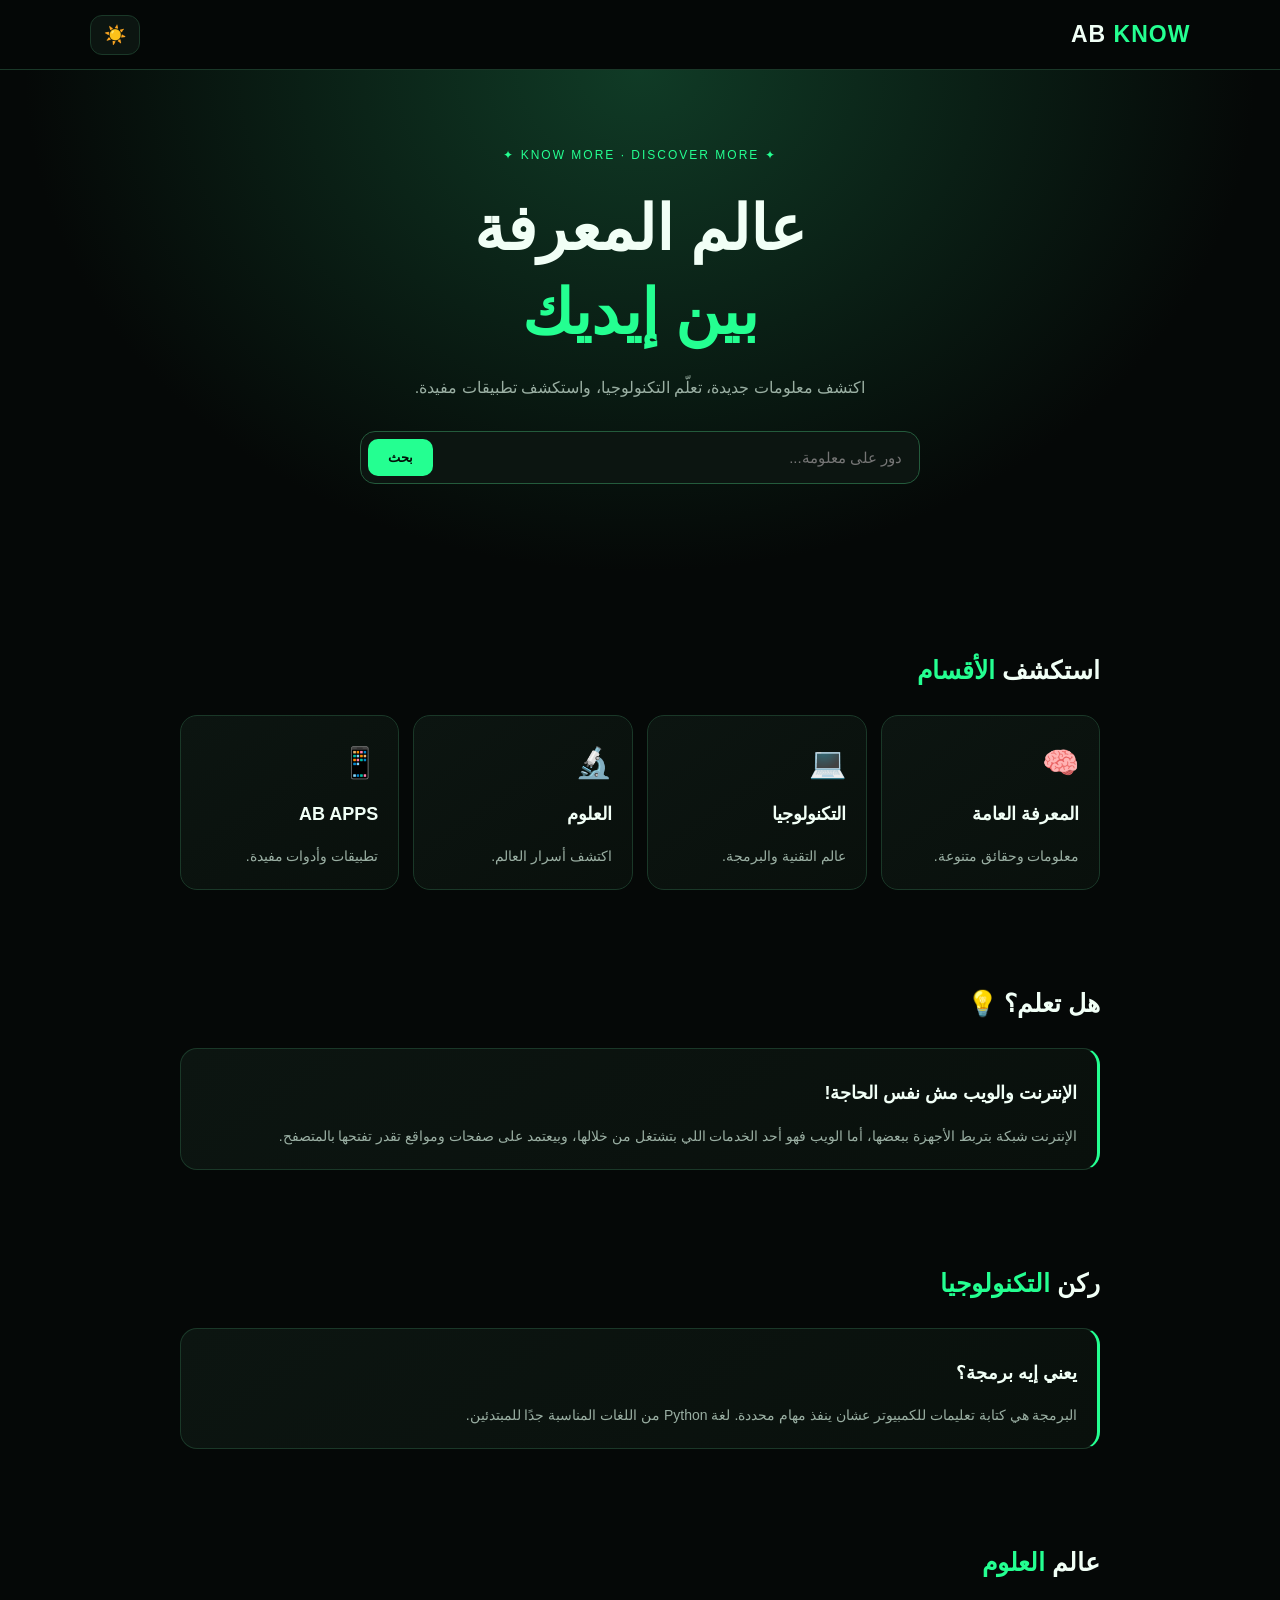
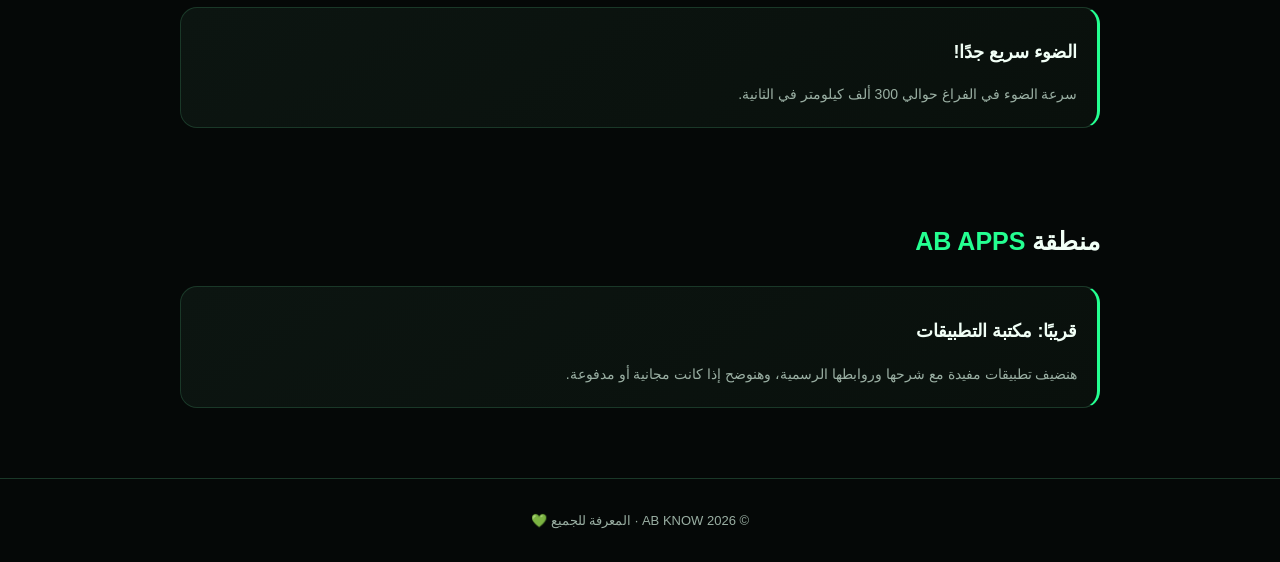
<file: templates/index.html>
<!DOCTYPE html>
<html lang="ar" dir="rtl">
<head>
  <meta charset="UTF-8">
  <meta name="viewport" content="width=device-width, initial-scale=1.0">
  <meta name="theme-color" content="#050807">
  <title>AB KNOW | اعرف أكتر</title>
  <link rel="stylesheet" href="/static/style.css">
</head>
<body>
  <header class="topbar">
    <a class="logo" href="/">AB <span>KNOW</span></a>
    <button id="themeBtn" class="theme-btn">☀️</button>
  </header>

  <main>
    <section class="hero">
      <div class="glow">✦ KNOW MORE · DISCOVER MORE ✦</div>
      <h1>عالم المعرفة<br><span>بين إيديك</span></h1>
      <p>اكتشف معلومات جديدة، تعلّم التكنولوجيا، واستكشف تطبيقات مفيدة.</p>
      <form id="searchForm" class="search">
        <input id="searchInput" type="search"
          placeholder="دور على معلومة..." autocomplete="off">
        <button type="submit">بحث</button>
      </form>
      <p id="searchMessage" class="message"></p>
    </section>

    <section class="section">
      <h2>استكشف <span>الأقسام</span></h2>
      <div class="grid">
        <a class="card" href="#knowledge" data-category="knowledge">
          <div class="emoji">🧠</div><h3>المعرفة العامة</h3>
          <p>معلومات وحقائق متنوعة.</p>
        </a>
        <a class="card" href="#technology" data-category="technology">
          <div class="emoji">💻</div><h3>التكنولوجيا</h3>
          <p>عالم التقنية والبرمجة.</p>
        </a>
        <a class="card" href="#science" data-category="science">
          <div class="emoji">🔬</div><h3>العلوم</h3>
          <p>اكتشف أسرار العالم.</p>
        </a>
        <a class="card" href="#apps" data-category="apps">
          <div class="emoji">📱</div><h3>AB APPS</h3>
          <p>تطبيقات وأدوات مفيدة.</p>
        </a>
      </div>
    </section>

    <section class="section" id="knowledge">
      <h2>هل تعلم؟ <span>💡</span></h2>
      <div class="feature searchable">
        <h3>الإنترنت والويب مش نفس الحاجة!</h3>
        <p>الإنترنت شبكة بتربط الأجهزة ببعضها، أما الويب فهو أحد الخدمات اللي بتشتغل من خلالها، وبيعتمد على صفحات ومواقع تقدر تفتحها بالمتصفح.</p>
      </div>
    </section>

    <section class="section" id="technology">
      <h2>ركن <span>التكنولوجيا</span></h2>
      <div class="feature searchable">
        <h3>يعني إيه برمجة؟</h3>
        <p>البرمجة هي كتابة تعليمات للكمبيوتر عشان ينفذ مهام محددة. لغة Python من اللغات المناسبة جدًا للمبتدئين.</p>
      </div>
    </section>

    <section class="section" id="science">
      <h2>عالم <span>العلوم</span></h2>
      <div class="feature searchable">
        <h3>الضوء سريع جدًا!</h3>
        <p>سرعة الضوء في الفراغ حوالي 300 ألف كيلومتر في الثانية.</p>
      </div>
    </section>

    <section class="section" id="apps">
      <h2>منطقة <span>AB APPS</span></h2>
      <div class="feature searchable">
        <h3>قريبًا: مكتبة التطبيقات</h3>
        <p>هنضيف تطبيقات مفيدة مع شرحها وروابطها الرسمية، وهنوضح إذا كانت مجانية أو مدفوعة.</p>
      </div>
    </section>
  </main>

  <footer>© 2026 AB KNOW · المعرفة للجميع 💚</footer>
  <script src="/static/app.js"></script>
</body>
</html>
</file>
<file: static/style.css>
:root {
  --bg: #050807;
  --panel: #0c1511;
  --green: #24ff91;
  --text: #f1fff6;
  --muted: #9aafa3;
  --border: #1a3828;
}
* { box-sizing: border-box; }
html { scroll-behavior: smooth; }
body {
  margin: 0;
  background: var(--bg);
  color: var(--text);
  font-family: Arial, sans-serif;
  line-height: 1.8;
}
a { color: inherit; text-decoration: none; }
.topbar {
  position: sticky; top: 0; z-index: 5;
  display: flex; align-items: center;
  justify-content: space-between;
  padding: 14px 7%;
  background: #050807ee;
  border-bottom: 1px solid var(--border);
  backdrop-filter: blur(12px);
}
.logo { font-size: 23px; font-weight: 900; letter-spacing: 1px; }
span { color: var(--green); }
.theme-btn {
  background: var(--panel); color: var(--green);
  border: 1px solid var(--border);
  border-radius: 12px; padding: 8px 13px;
  font-size: 18px; cursor: pointer;
}
.hero {
  text-align: center; padding: 75px 7% 55px;
  background: radial-gradient(ellipse at top, #103b26 0%, var(--bg) 68%);
}
.glow { color: var(--green); font-size: 12px; letter-spacing: 2px; }
h1 { font-size: clamp(36px, 8vw, 62px); line-height: 1.35; margin: 20px 0; }
.hero > p { color: var(--muted); max-width: 500px; margin: 0 auto 25px; }
.search {
  display: flex; max-width: 560px; margin: 28px auto 0;
  gap: 8px; padding: 7px; border: 1px solid #245b3c;
  border-radius: 15px; background: var(--panel);
}
.search input {
  min-width: 0; flex: 1; background: transparent;
  color: var(--text); border: 0; outline: 0;
  padding: 10px; font-size: 15px;
}
.search button {
  background: var(--green); color: #031109;
  border: 0; border-radius: 10px;
  padding: 10px 20px; font-weight: bold; cursor: pointer;
}
.message { min-height: 28px; font-size: 14px; }
.section { padding: 35px 7%; max-width: 1100px; margin: auto; }
.section h2 { font-size: 25px; margin-bottom: 22px; }
.grid { display: grid; grid-template-columns: repeat(2, minmax(0, 1fr)); gap: 14px; }
.card, .feature {
  background: linear-gradient(145deg, var(--panel), #09100c);
  border: 1px solid var(--border); border-radius: 17px;
  padding: 20px; transition: .2s;
}
.card:hover { border-color: var(--green); transform: translateY(-3px); }
.emoji { font-size: 30px; }
.card h3, .feature h3 { margin: 8px 0; font-size: 18px; }
.card p, .feature p { color: var(--muted); font-size: 14px; margin-bottom: 0; }
.feature { border-right: 3px solid var(--green); }
.hidden { display: none !important; }
footer {
  text-align: center; color: var(--muted);
  padding: 30px 12px; border-top: 1px solid var(--border);
  font-size: 13px; margin-top: 35px;
}
body.light {
  --bg: #f2fff7; --panel: #ffffff; --green: #078844;
  --text: #10251a; --muted: #526b5b; --border: #c8e7d4;
}
@media (min-width: 700px) {
  .grid { grid-template-columns: repeat(4, minmax(0, 1fr)); }
}
@media (max-width: 380px) {
  .hero { padding-top: 50px; }
  .section { padding-left: 5%; padding-right: 5%; }
  .card { padding: 14px; }
}
</file>
